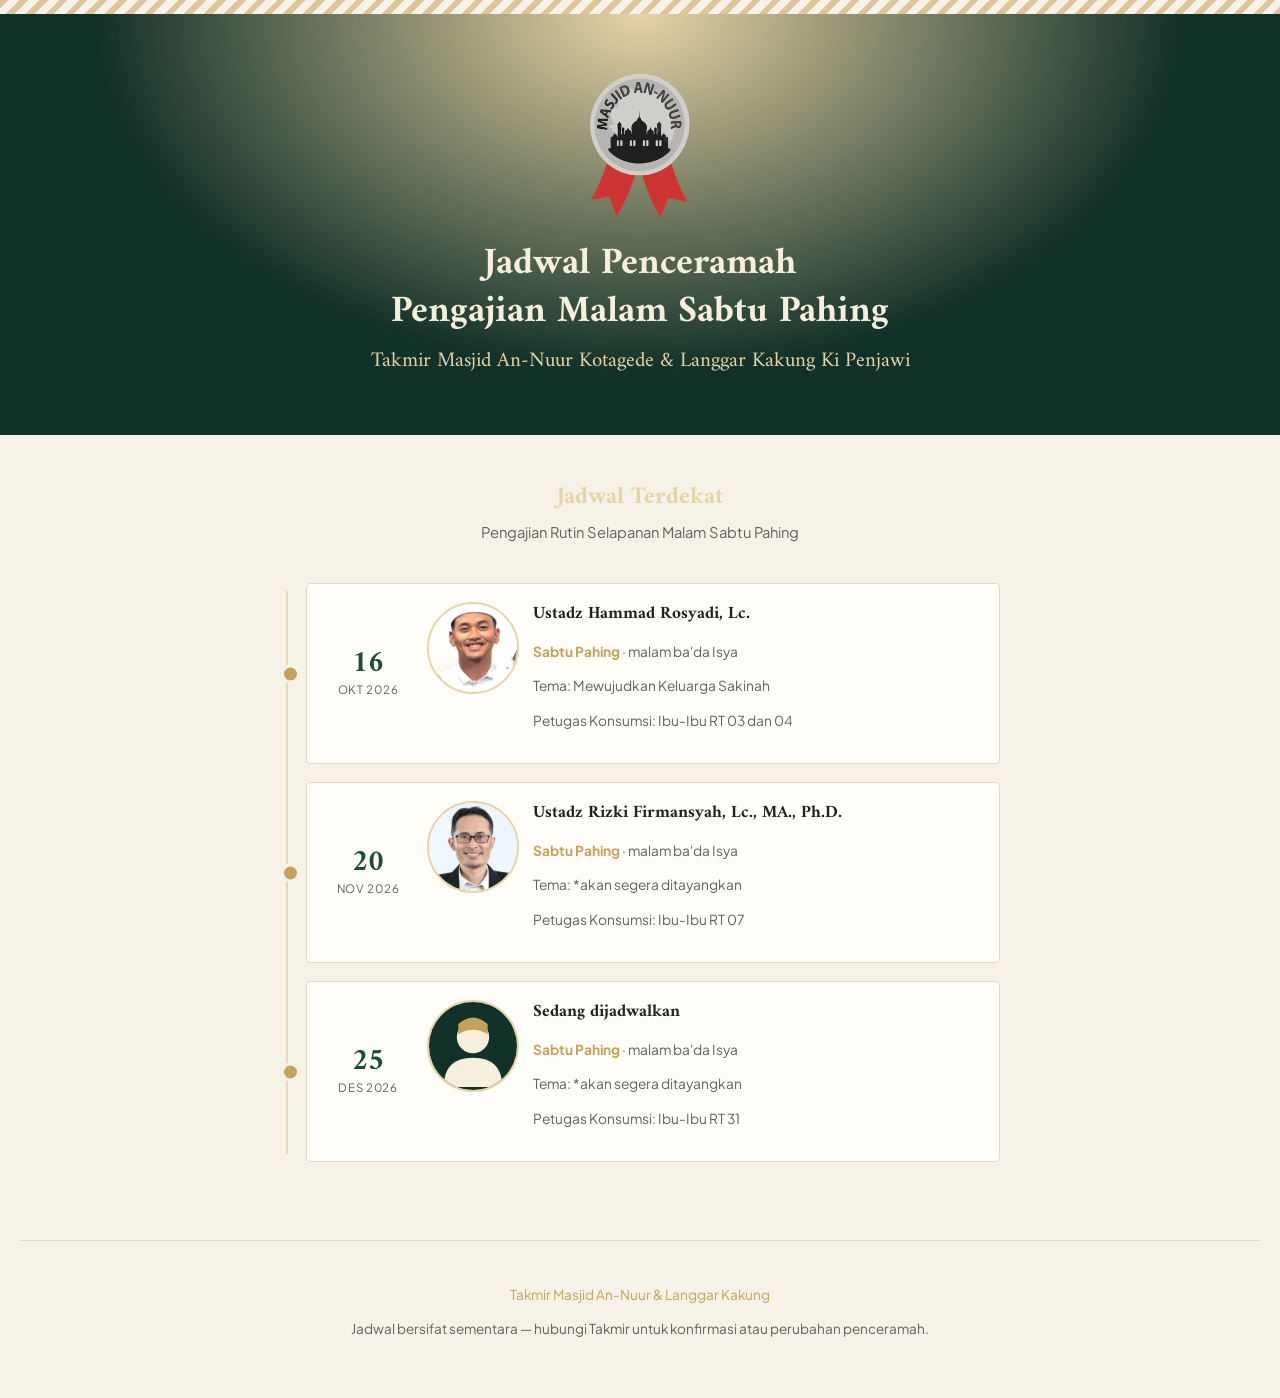
<file: index.html>
<!DOCTYPE html>
<html lang="id">
<head>
<meta charset="UTF-8">
<meta name="viewport" content="width=device-width, initial-scale=1">
<title>Jadwal Penceramah Pengajian Malam Sabtu Pahing</title>
<link rel="icon" href="data:,">
<link rel="preconnect" href="https://fonts.googleapis.com">
<link rel="preconnect" href="https://fonts.gstatic.com" crossorigin>
<link href="https://fonts.googleapis.com/css2?family=Amiri:wght@400;700&family=Plus+Jakarta+Sans:wght@400;500;600;700&display=swap" rel="stylesheet">
<link rel="stylesheet" href="css/style.css">
</head>
<body>

<div class="pattern-band"></div>

<header class="hero">
  <img class="logo" src="assets/Logo Masjid An-Nuur.png" alt="Logo masjid">
  <h1>Jadwal Penceramah<br>Pengajian Malam Sabtu Pahing</h1>
  <p class="sub">Takmir Masjid An-Nuur Kotagede &amp; Langgar Kakung Ki Penjawi</p>
</header>

<main>
  <h2 class="section-title">Jadwal Terdekat</h2>
  <p class="section-note">Pengajian Rutin Selapanan Malam Sabtu Pahing</p>

  <div class="timeline">

    <div class="entry">
      <div class="date-badge"><span class="day">16</span><span class="month">OKT 2026</span></div>
      <div class="who">
        <img class="avatar" src="assets/photos/hammad.png" alt="Foto Ustadz Humam Zarodi">
        <div class="who-text">
          <p class="name">Ustadz Hammad Rosyadi, Lc.</p>
          <p class="hari"><b>Sabtu Pahing</b> · malam ba'da Isya</p>
          <p class="hari">Tema: Mewujudkan Keluarga Sakinah</p>
          <p class="hari">Petugas Konsumsi: Ibu-Ibu RT 03 dan 04</p>
        </div>
      </div>
    </div>

    <div class="entry">
      <div class="date-badge"><span class="day">20</span><span class="month">NOV 2026</span></div>
      <div class="who">
        <img class="avatar" src="assets/photos/rizki.jpg" alt="Foto Ustadz Rizki Firmansyah">
        <div class="who-text">
          <p class="name">Ustadz Rizki Firmansyah, Lc., MA., Ph.D. </p>
          <p class="hari"><b>Sabtu Pahing</b> · malam ba'da Isya</p>
           <p class="hari">Tema: *akan segera ditayangkan</p>
          <p class="hari">Petugas Konsumsi: Ibu-Ibu RT 07</p>
        </div>
      </div>
    </div>

    <div class="entry">
      <div class="date-badge"><span class="day">25</span><span class="month">DES 2026</span></div>
      <div class="who">
        <img class="avatar" src="assets/avatars/avatar-placeholder-3.svg" alt="Foto KH. Muhtarom Hadi">
        <div class="who-text">
          <p class="name">Sedang dijadwalkan</p>
          <p class="hari"><b>Sabtu Pahing</b> · malam ba'da Isya</p>
          <p class="hari">Tema: *akan segera ditayangkan</p>
          <p class="hari">Petugas Konsumsi: Ibu-Ibu RT 31</p>
        </div>
      </div>
    </div>

  </div>
</main>

<footer>
  <p class="masjid">Takmir Masjid An-Nuur &amp; Langgar Kakung</p>
  <p>Jadwal bersifat sementara &mdash; hubungi Takmir untuk konfirmasi atau perubahan penceramah.</p>
</footer>

</body>
</html>
</file>
<file: css/style.css>
:root {
  --green-deep:   #123128;
  --green:        #1D4B3E;
  --green-soft:   #2E6353;
  --gold:         #C6A15B;
  --gold-soft:    #E7D3A6;
  --paper:        #F7F2E7;
  --card:         #FFFDF8;
  --ink:          #22221C;
  --ink-muted:    #63625A;
  --line:         #E4D9BE;
  box-sizing: border-box;
}

@media (prefers-color-scheme: dark) {
  :root:not([data-theme="light"]) {
    --paper: #14201B;
    --card: #1B2B24;
    --ink: #EFE9DA;
    --ink-muted: #A9A296;
    --line: #33443A;
    --gold-soft: #4A3F27;
  }
}

:root[data-theme="dark"] {
  --paper: #14201B;
  --card: #1B2B24;
  --ink: #EFE9DA;
  --ink-muted: #A9A296;
  --line: #33443A;
  --gold-soft: #4A3F27;
}

* { box-sizing: border-box; }

body {
  margin: 0;
  background: var(--paper);
  color: var(--ink);
  font-family: "Plus Jakarta Sans", -apple-system, sans-serif;
  line-height: 1.5;
}

.pattern-band {
  height: 14px;
  background-image: repeating-linear-gradient(135deg, var(--gold) 0 6px, transparent 6px 14px);
  opacity: 0.55;
}

header.hero {
  padding: 56px 24px 40px;
  text-align: center;
  background:
    radial-gradient(ellipse at top, var(--gold-soft) 0%, transparent 60%),
    var(--green-deep);
  color: #F6EFDD;
}

.logo {
  max-width: 110px;
  height: auto;
  margin: 0 auto 22px;
  display: block;
}

.hero h1 {
  font-family: "Amiri", serif;
  font-weight: 700;
  font-size: clamp(1.5rem, 4vw, 2.35rem);
  line-height: 1.28;
  margin: 0 0 10px;
  max-width: 640px;
  margin-left: auto;
  margin-right: auto;
}

.hero .sub {
  font-family: "Amiri", serif;
  font-size: clamp(1.05rem, 2.4vw, 1.3rem);
  color: #E7D3A6;
  margin: 0 0 18px;
}

.hero .takmir {
  font-size: 0.95rem;
  letter-spacing: 0.02em;
  color: #D8CDB2;
  margin: 0;
}

main {
  max-width: 760px;
  margin: 0 auto;
  padding: 44px 20px 60px;
}

.section-title {
  font-family: "Amiri", serif;
  font-size: 1.5rem;
  font-weight: 700;
  color: #E7D3A6;
  text-align: center;
  margin: 0 0 6px;
}

.section-note {
  text-align: center;
  color: var(--ink-muted);
  font-size: 0.92rem;
  margin: 0 0 40px;
}

.timeline { position: relative; padding-left: 26px; }

.timeline::before {
  content: "";
  position: absolute;
  left: 6px;
  top: 8px;
  bottom: 8px;
  width: 2px;
  background: var(--line);
}

.entry {
  position: relative;
  display: grid;
  grid-template-columns: 82px 1fr;
  gap: 18px;
  align-items: center;
  padding: 18px 18px 18px 20px;
  margin-bottom: 18px;
  background: var(--card);
  border: 1px solid var(--line);
  border-radius: 4px;
}

.entry::before {
  content: "";
  position: absolute;
  left: -26px;
  top: 50%;
  transform: translateY(-50%);
  width: 13px;
  height: 13px;
  border-radius: 50%;
  background: var(--gold);
  border: 3px solid var(--paper);
}

.date-badge {
  text-align: center;
  color: var(--green);
}

@media (prefers-color-scheme: dark) {
  .date-badge { color: var(--gold); }
}

.date-badge .day {
  font-family: "Amiri", serif;
  font-weight: 700;
  font-size: 1.9rem;
  line-height: 1;
  display: block;
}

.date-badge .month {
  font-size: 0.72rem;
  letter-spacing: 0.06em;
  color: var(--ink-muted);
  display: block;
  margin-top: 2px;
}

.who {
  display: flex;
  align-items: flex-start;   /* sebelumnya center */
  gap: 14px;
  min-width: 0;
}

.avatar {
  width: 92px;      /* turunkan dari 144px */
  height: 92px;
  border-radius: 50%;
  flex-shrink: 0;
  border: 2px solid var(--gold-soft);
  object-fit: cover;
}

.who-text { min-width: 0; }

.who-text .name {
  font-family: "Amiri", serif;
  font-weight: 700;
  font-size: 1.08rem;
  color: var(--ink);
  margin: 0 0 2px;
}

.who-text .hari {
  font-size: 0.86rem;
  color: var(--ink-muted);
  margin: 2;
}

.who-text .hari b { color: #C6A15B; }

footer {
  text-align: center;
  padding: 30px 20px 46px;
  color: var(--ink-muted);
  font-size: 0.85rem;
  border-top: 1px solid var(--line);
  margin: 0 20px;
}

footer .masjid { color: #C6A15B;}; font-weight: 600; margin-bottom: 4px; }

@media (max-width: 480px) {
  .who {
    flex-direction: column;   /* foto di atas, teks di bawah */
    align-items: center;
    text-align: center;
  }
  .avatar {
    width: 72px;
    height: 72px;
  }
}
</file>
